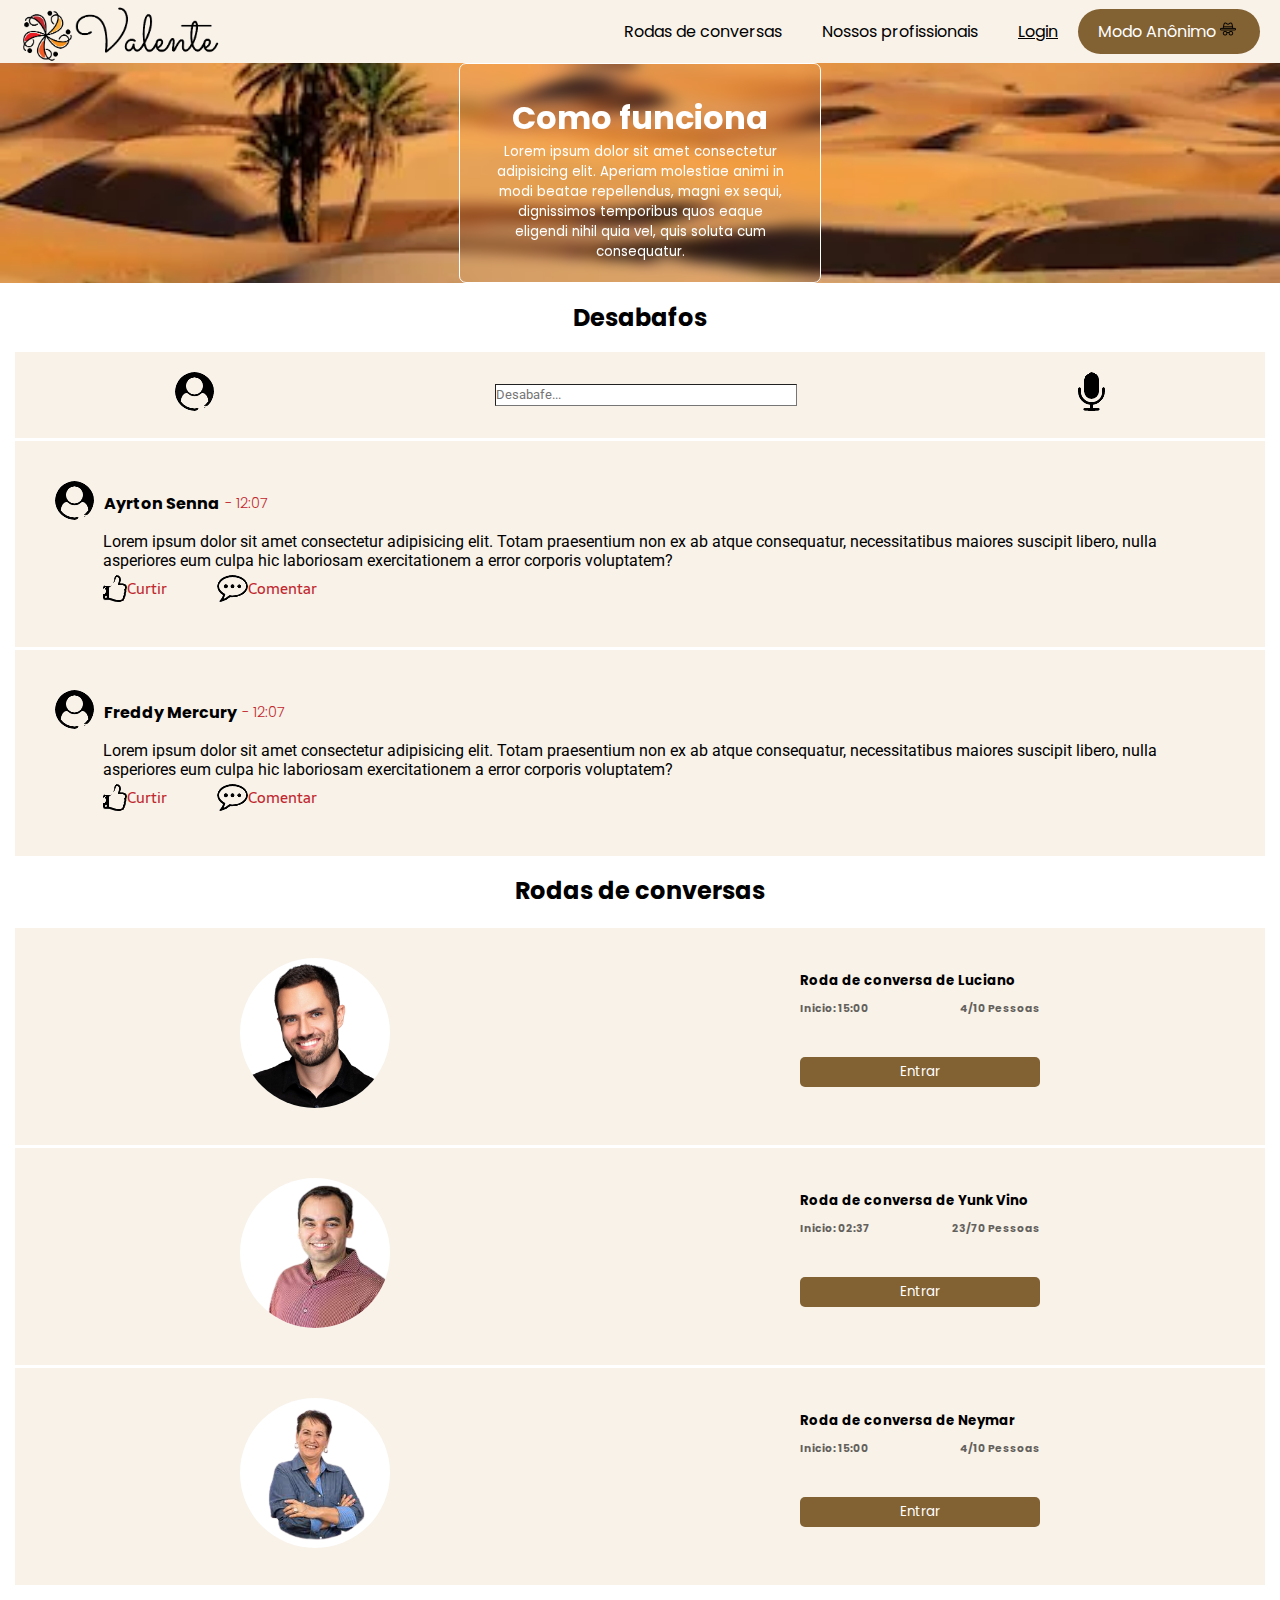
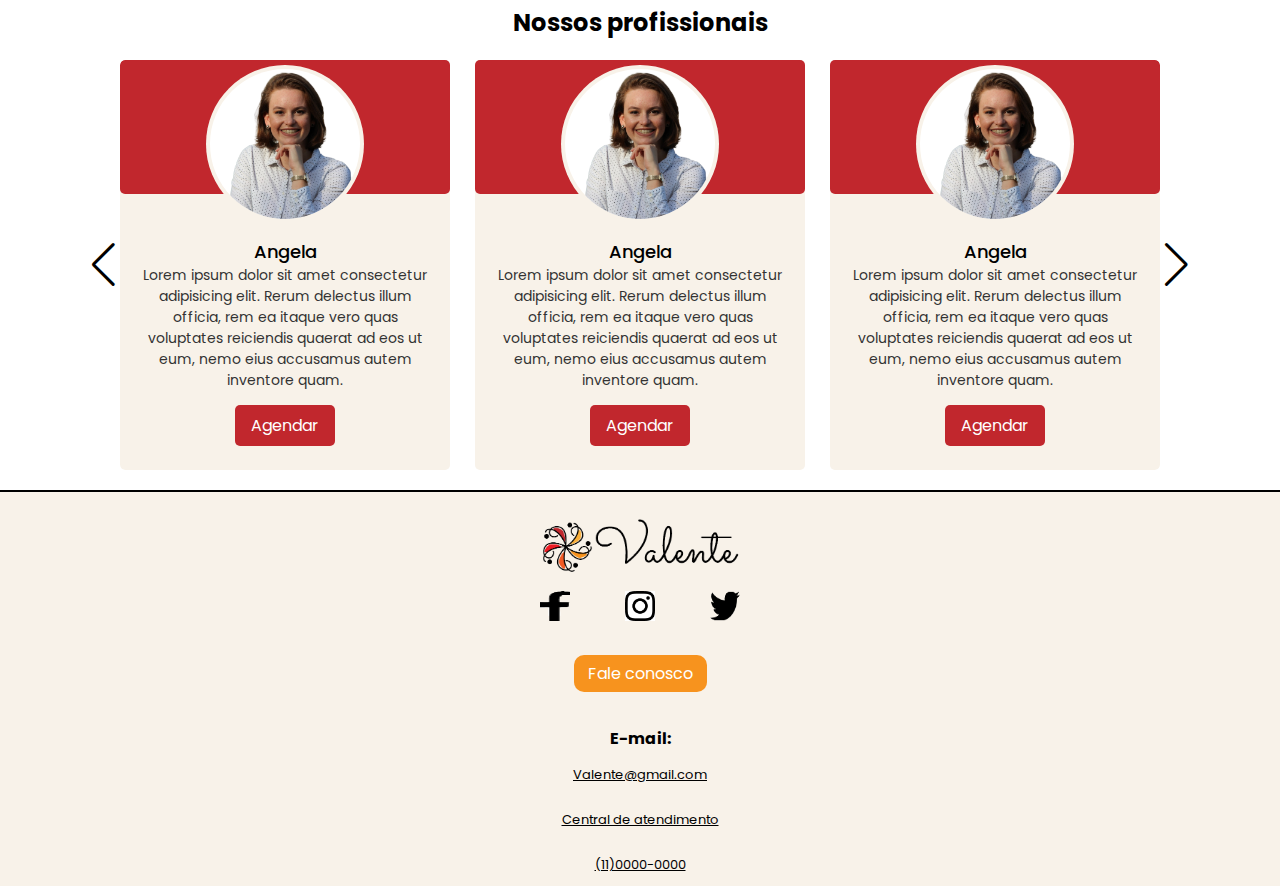
<file: index.html>
<!DOCTYPE html>
<html lang="PT-BR">
<head>
    <meta charset="UTF-8">
    <meta http-equiv="X-UA-Compatible" content="IE=edge">
    <meta name="viewport" content="width=device-width, initial-scale=1.0">
    <title>TCA</title>
    <link href="style.css" rel="stylesheet">  
    <link rel="stylesheet" href="https://cdnjs.cloudflare.com/ajax/libs/font-awesome/6.2.0/css/all.min.css" integrity="sha512-xh6O/CkQoPOWDdYTDqeRdPCVd1SpvCA9XXcUnZS2FmJNp1coAFzvtCN9BmamE+4aHK8yyUHUSCcJHgXloTyT2A==" crossorigin="anonymous" referrerpolicy="no-referrer" />
    <link rel="stylesheet" href="css/swiper-bundle.min.css">
</head>
<body>
    <header>
        <nav>
            <img class="logo" src="imgs/logo_deitado-removebg-preview.png">
                <button class="menu">&#9776;</button>
            <ul class="menu-mobile">
                <li><a>Rodas de conversas</a></li>
                <li><a>Nossos profissionais</a></li>
                <li><a href="login.html">Login</a></li>
                <li><a>Modo Anônimo <img class="" src="imgs/anonimo.png"></a></li>
            </ul>
        </nav>
    </header>
    <main>
        <section class="como-fun">
            <div class="como-content">
        <h1 class="como-fun-titulo">Como funciona</h1>
        <h5 class="como-fun-lorem">Lorem ipsum dolor sit amet consectetur adipisicing elit. Aperiam molestiae animi in modi beatae repellendus, magni ex sequi, dignissimos temporibus quos eaque eligendi nihil quia vel, quis soluta cum consequatur.</h5>
    </div>
</section>
    <h2 class="desabafos">Desabafos</h2>
    <div class="desabafar">
        <div class="user-avatar"><img src="imgs/image-removebg-preview (1).png"></div>
            <input class="desabafar-text" type="text" placeholder="Desabafe..."></input>
            <div class="microfone"><img src="imgs/image-removebg-preview (4).png"></div>
        </div>
        <div class="posts">
        
        <div class="post">
            
           <div class="post-user-info">
              <div class="user-avatar"><img src="imgs/image-removebg-preview (1).png"></div>
                <div class="user1">
                    <h4>Ayrton Senna</h4>
                <span class="hora-post">- 12:07</span>
            </div>
                </div> 
                <div class="post-content">
                
                <p class="post-text">Lorem ipsum dolor sit amet consectetur adipisicing elit. Totam praesentium non ex ab atque consequatur, necessitatibus maiores suscipit libero, nulla asperiores eum culpa hic laboriosam exercitationem a error corporis voluptatem?</p>
            </div>
            <div class="post-icons">
                <div class="like">
                <img src="imgs/image-removebg-preview (2).png">
                Curtir</div>
                <div class="comentar">
                <img src="imgs/image-removebg-preview (3).png">
                Comentar
                </div>
         </div>
        </div>
    </div>

    
    <div class="posts">
        <div class="post">
            
           <div class="post-user-info">
              <div class="user-avatar"><img src="imgs/image-removebg-preview (1).png"></div>
                <div class="user2">
                    <h4>Freddy Mercury</h4>
                <span class="hora-post">- 12:07</span>
            </div>
                </div> 
                <div class="post-content">
                
                <p class="post-text">Lorem ipsum dolor sit amet consectetur adipisicing elit. Totam praesentium non ex ab atque consequatur, necessitatibus maiores suscipit libero, nulla asperiores eum culpa hic laboriosam exercitationem a error corporis voluptatem?</p>
            </div>
            <div class="post-icons">
                <div class="like">
                    <img src="imgs/image-removebg-preview (2).png">
                    Curtir</div>
                    <div class="comentar">
                    <img src="imgs/image-removebg-preview (3).png">
                    Comentar
                    </div>
            </div>
        </div>
    </div>

    <h2 class="roda-conversa-titulo">Rodas de conversas</h2>
    <div class="roda-conversa">
        <div class="">
            <img class="roda-img" src="image-removebg-preview (13).png">
        </div>
        <div class="roda-content">
            <div class="roda-titulo">
                <h5>Roda de conversa de Luciano</h5>

            </div>
            <div class="roda-subtitulo">
                <h6>Inicio: 15:00</h6>
                <h6>4/10 Pessoas</h6>
            </div>
                <button class="roda-botao">Entrar</button>
        </div>
    </div>

    <div class="roda-conversa">
        <div class="">
            <img class="roda-img" src="image-removebg-preview (12).png">
        </div>
        <div class="roda-content">
            <div class="roda-titulo">
                <h5>Roda de conversa de Yunk Vino</h5>

            </div>
            <div class="roda-subtitulo">
                <h6>Inicio: 02:37</h6>
                <h6>23/70 Pessoas</h6>
            </div>
                <button class="roda-botao">Entrar</button>
        </div>
    </div>

    <div class="roda-conversa">
        <div class="">
            <img class="roda-img" src="image-removebg-preview (14).png">
        </div>
        <div class="roda-content">
            <div class="roda-titulo">
                <h5>Roda de conversa de Neymar</h5>

            </div>
            <div class="roda-subtitulo">
                <h6>Inicio: 15:00</h6>
                <h6>4/10 Pessoas</h6>
            </div>
                <button class="roda-botao">Entrar</button>
        </div>
    </div>

    <h2 class="pro-titulo">Nossos profissionais</h2>
     <section class="slider">
    <div class="slide-container swiper">
        <div class="slide-content">
            <div class="card-wrapper swiper-wrapper">
                <div class="card swiper-slide">
                    <div class="image-content">
                        <span class="overlay"></span>
                        
                        <div class="card-image">
                            <img src="image-removebg-preview (16).png" alt="" class="card-img">
                        </div>
                    </div>

                    <div class="card-content">
                        <div class="media-icons">
                            <i class="fa-brands fa-facebook"></i>
                            <i class="fa-brands fa-whatsapp"></i>
                            <i class="fa-brands fa-twitter"></i>
                         </div>
                        <h3 class="nome">Angela</h3>
                        <p class="descricao">Lorem ipsum dolor sit amet consectetur adipisicing elit. Rerum delectus illum officia, rem ea itaque vero quas voluptates reiciendis quaerat ad eos ut eum, nemo eius accusamus autem inventore quam.</p>
                        <button class="botao-card">Agendar</button>
                    </div>
                </div>

                <div class="card swiper-slide">
                    <div class="image-content">
                        <span class="overlay"></span>
                        
                        <div class="card-image">
                            <img src="image-removebg-preview (16).png" alt="" class="card-img">
                        </div>
                    </div>

                    <div class="card-content">
                        <div class="media-icons">
                            <i class="fa-brands fa-facebook"></i>
                            <i class="fa-brands fa-whatsapp"></i>
                            <i class="fa-brands fa-twitter"></i>
                         </div>
                        <h3 class="nome">Angela</h3>
                        <p class="descricao">Lorem ipsum dolor sit amet consectetur adipisicing elit. Rerum delectus illum officia, rem ea itaque vero quas voluptates reiciendis quaerat ad eos ut eum, nemo eius accusamus autem inventore quam.</p>
                        <button class="botao-card">Agendar</button>
                    </div>
                </div>

                <div class="card swiper-slide">
                    <div class="image-content">
                        <span class="overlay"></span>
                        
                        <div class="card-image">
                            <img src="image-removebg-preview (16).png" alt="" class="card-img">
                        </div>
                    </div>

                    <div class="card-content">
                        <div class="media-icons">
                            <i class="fa-brands fa-facebook"></i>
                            <i class="fa-brands fa-whatsapp"></i>
                            <i class="fa-brands fa-twitter"></i>
                         </div>
                        <h3 class="nome">Angela</h3>
                        <p class="descricao">Lorem ipsum dolor sit amet consectetur adipisicing elit. Rerum delectus illum officia, rem ea itaque vero quas voluptates reiciendis quaerat ad eos ut eum, nemo eius accusamus autem inventore quam.</p>
                        <button class="botao-card">Agendar</button>
                    </div>
                </div>

                <div class="card swiper-slide">
                    <div class="image-content">
                        <span class="overlay"></span>
                        
                        <div class="card-image">
                            <img src="image-removebg-preview (16).png" alt="" class="card-img">
                        </div>
                    </div>

                    <div class="card-content">
                        <div class="media-icons">
                            <i class="fa-brands fa-facebook"></i>
                            <i class="fa-brands fa-whatsapp"></i>
                            <i class="fa-brands fa-twitter"></i>
                         </div>
                        <h3 class="nome">Angela</h3>
                        <p class="descricao">Lorem ipsum dolor sit amet consectetur adipisicing elit. Rerum delectus illum officia, rem ea itaque vero quas voluptates reiciendis quaerat ad eos ut eum, nemo eius accusamus autem inventore quam.</p>
                        <button class="botao-card">Agendar</button>
                    </div>
                </div>

                <div class="card swiper-slide">
                    <div class="image-content">
                        <span class="overlay"></span>
                        
                        <div class="card-image">
                            <img src="image-removebg-preview (16).png" alt="" class="card-img">
                        </div>
                    </div>

                    <div class="card-content">
                        <div class="media-icons">
                            <i class="fa-brands fa-facebook"></i>
                            <i class="fa-brands fa-whatsapp"></i>
                            <i class="fa-brands fa-twitter"></i>
                         </div>
                        <h3 class="nome">Angela</h3>
                        <p class="descricao">Lorem ipsum dolor sit amet consectetur adipisicing elit. Rerum delectus illum officia, rem ea itaque vero quas voluptates reiciendis quaerat ad eos ut eum, nemo eius accusamus autem inventore quam.</p>
                        <button class="botao-card">Agendar</button>
                    </div>
                </div>

                <div class="card swiper-slide">
                    <div class="image-content">
                        <span class="overlay"></span>
                        
                        <div class="card-image">
                            <img src="image-removebg-preview (16).png" alt="" class="card-img">
                        </div>
                    </div>

                    <div class="card-content">
                        <div class="media-icons">
                            <i class="fa-brands fa-facebook"></i>
                            <i class="fa-brands fa-whatsapp"></i>
                            <i class="fa-brands fa-twitter"></i>
                         </div>
                        <h3 class="nome">Angela</h3>
                        <p class="descricao">Lorem ipsum dolor sit amet consectetur adipisicing elit. Rerum delectus illum officia, rem ea itaque vero quas voluptates reiciendis quaerat ad eos ut eum, nemo eius accusamus autem inventore quam.</p>
                        <button class="botao-card">Agendar</button>
                    </div>
                </div>

                <div class="card swiper-slide">
                    <div class="image-content">
                        <span class="overlay"></span>
                        
                        <div class="card-image">
                            <img src="image-removebg-preview (16).png" alt="" class="card-img">
                        </div>
                    </div>

                    <div class="card-content">
                        <div class="media-icons">
                            <i class="fa-brands fa-facebook"></i>
                            <i class="fa-brands fa-whatsapp"></i>
                            <i class="fa-brands fa-twitter"></i>
                         </div>
                        <h3 class="nome">Angela</h3>
                        <p class="descricao">Lorem ipsum dolor sit amet consectetur adipisicing elit. Rerum delectus illum officia, rem ea itaque vero quas voluptates reiciendis quaerat ad eos ut eum, nemo eius accusamus autem inventore quam.</p>
                        <button class="botao-card">Agendar</button>
                    </div>
                </div>

                <div class="card swiper-slide">
                    <div class="image-content">
                        <span class="overlay"></span>
                        
                        <div class="card-image">
                            <img src="image-removebg-preview (16).png" alt="" class="card-img">
                        </div>
                    </div>

                    <div class="card-content">
                        <div class="media-icons">
                            <i class="fa-brands fa-facebook"></i>
                            <i class="fa-brands fa-whatsapp"></i>
                            <i class="fa-brands fa-twitter"></i>
                         </div>
                        <h3 class="nome">Angela</h3>
                        <p class="descricao">Lorem ipsum dolor sit amet consectetur adipisicing elit. Rerum delectus illum officia, rem ea itaque vero quas voluptates reiciendis quaerat ad eos ut eum, nemo eius accusamus autem inventore quam.</p>
                        <button class="botao-card">Agendar</button>
                    </div>
                </div>

                <div class="card swiper-slide">
                    <div class="image-content">
                        <span class="overlay"></span>
                        
                        <div class="card-image">
                            <img src="image-removebg-preview (16).png" alt="" class="card-img">
                        </div>
                    </div>

                    <div class="card-content">
                        <div class="media-icons">
                            <i class="fa-brands fa-facebook"></i>
                            <i class="fa-brands fa-whatsapp"></i>
                            <i class="fa-brands fa-twitter"></i>
                         </div>
                        <h3 class="nome">Angela</h3>
                        <p class="descricao">Lorem ipsum dolor sit amet consectetur adipisicing elit. Rerum delectus illum officia, rem ea itaque vero quas voluptates reiciendis quaerat ad eos ut eum, nemo eius accusamus autem inventore quam.</p>
                        <button class="botao-card">Agendar</button>
                    </div>
                </div>
            </div>
        </div>

        <div class="swiper-button-next swiper-navBtn"></div>
      <div class="swiper-button-prev swiper-navBtn"></div>
      <div class="swiper-pagination"></div>
    </div>
</section>

    </main>
    <footer>
        <div class="fot-content">
            <div class="logo-fot">
                <img src="imgs/logo_deitado-removebg-preview.png">
            </div>
            <div class="medias-fot">
                <a><img src="imgs/image-removebg-preview (8).png"></a>
                <a><img src="imgs/image-removebg-preview (9).png"></a>
                <a><img src="imgs/image-removebg-preview (7).png"></a>
            </div>
            <div class="botao-fot">
                <button>Fale conosco</button>
            </div>
            <div class="fot-email">
                <h4>E-mail:</h4>
                <ul class="infos-fot">
                    <li><a href="#">Valente@gmail.com</a></li>
                    <li><a href="#">Central de atendimento</a></li>
                    <li><a href="#">(11)0000-0000</a></li>
                </ul>
            </div>        
        </div>
    </footer>
    
</body>
<script src="js/swiper-bundle.min.js"></script>
<script src="js/script.js"></script>
</html>
</file>
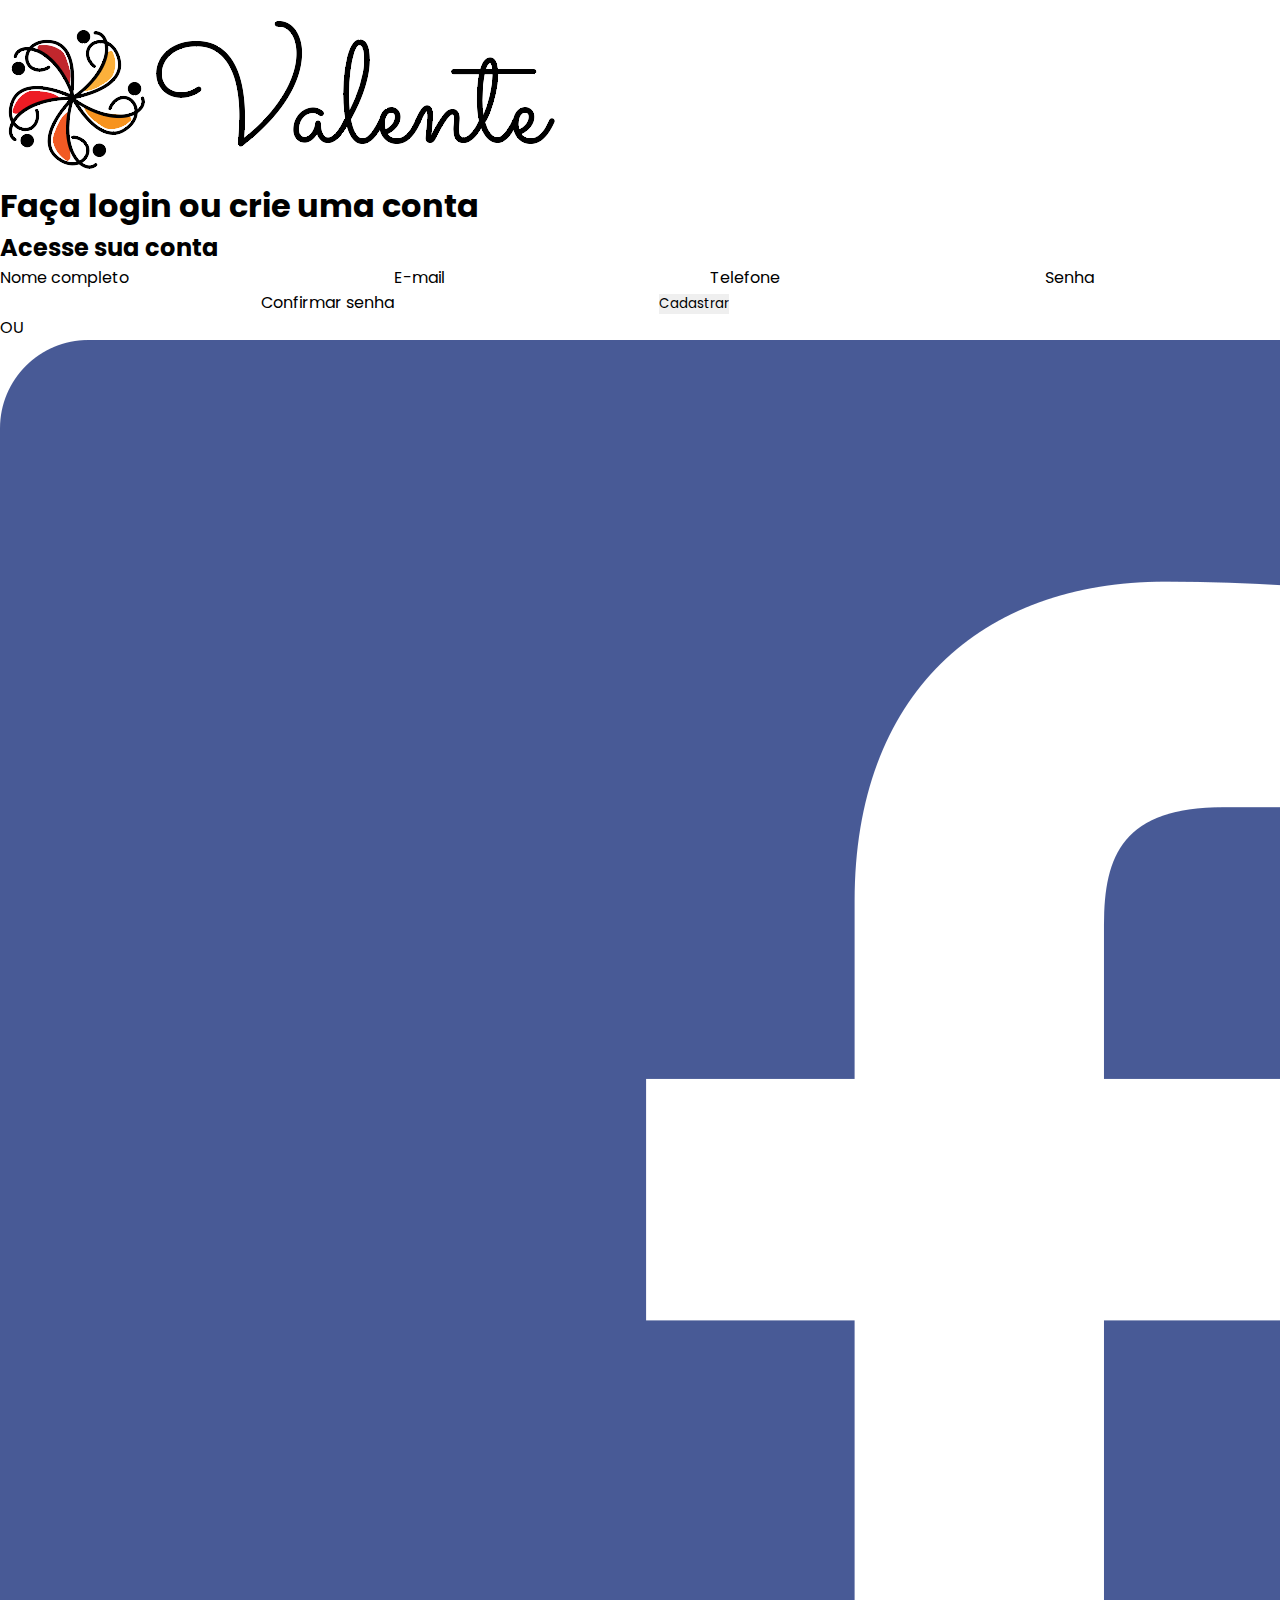
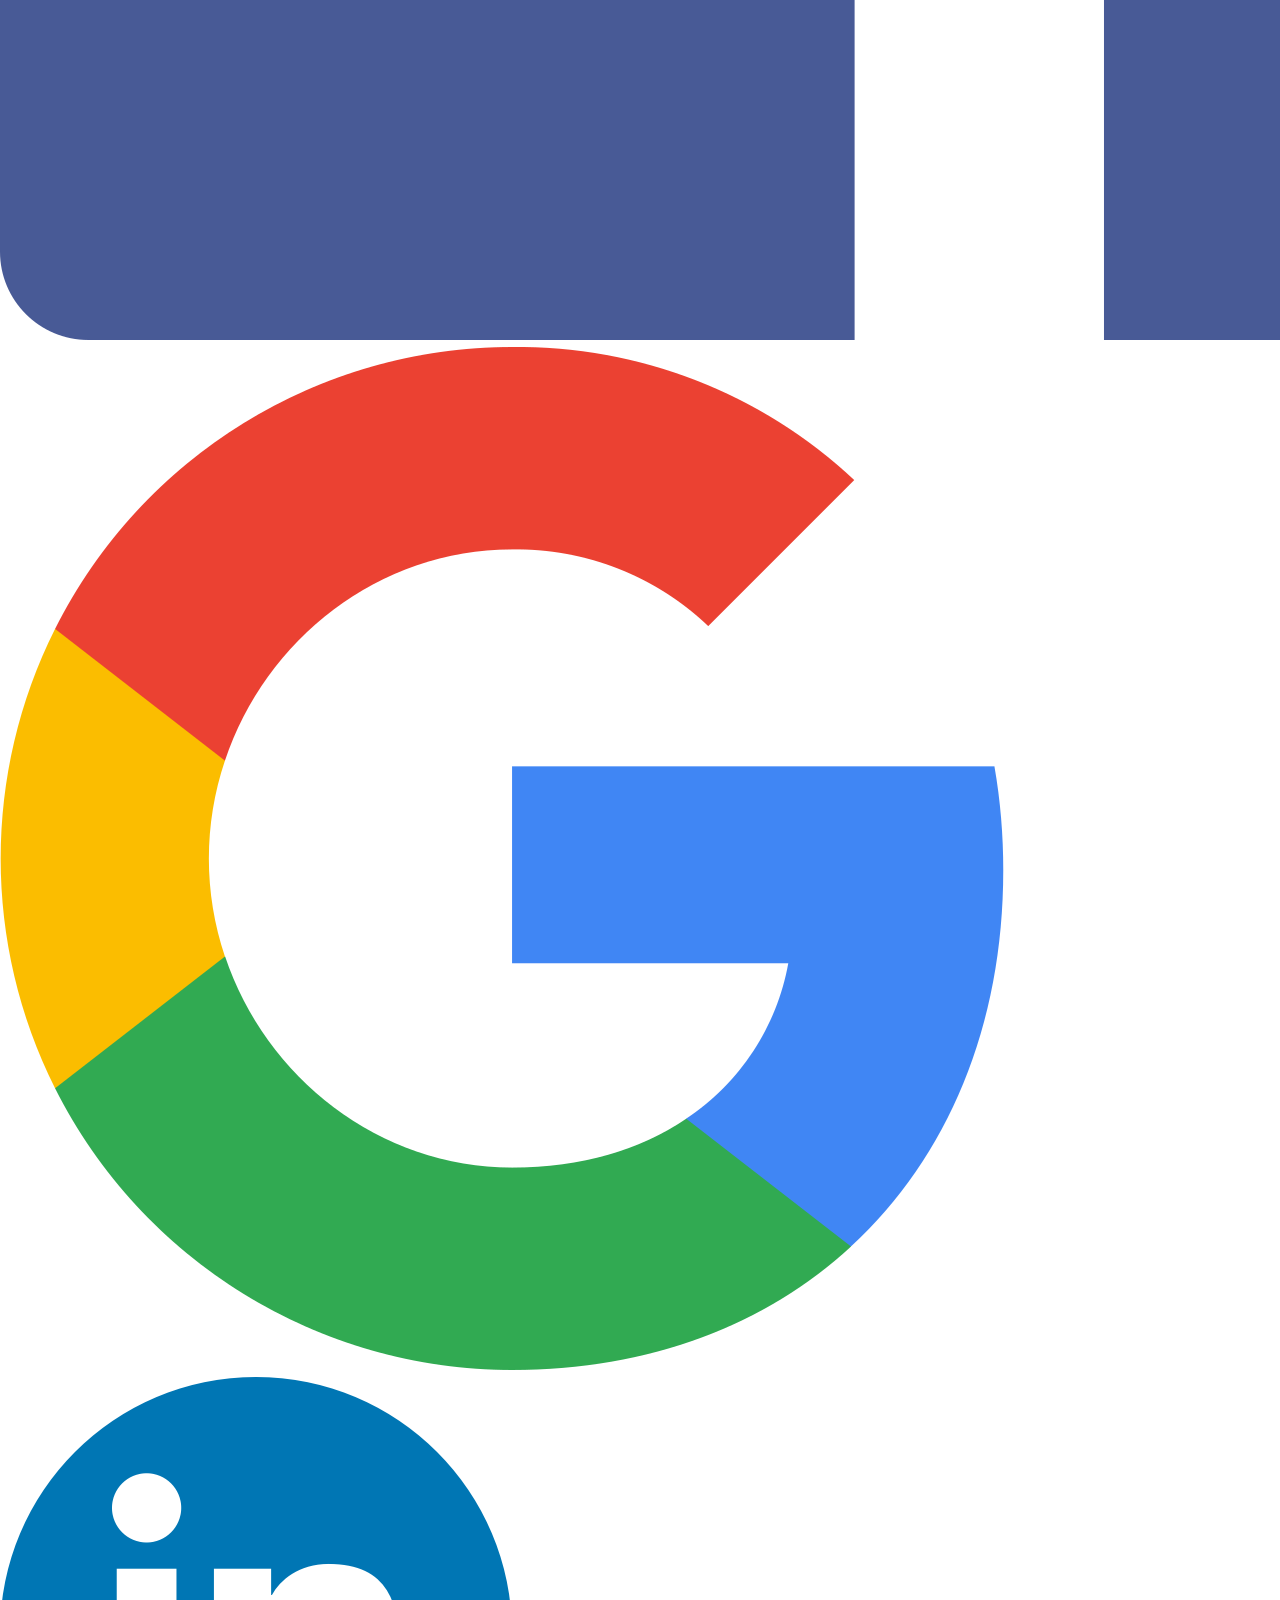
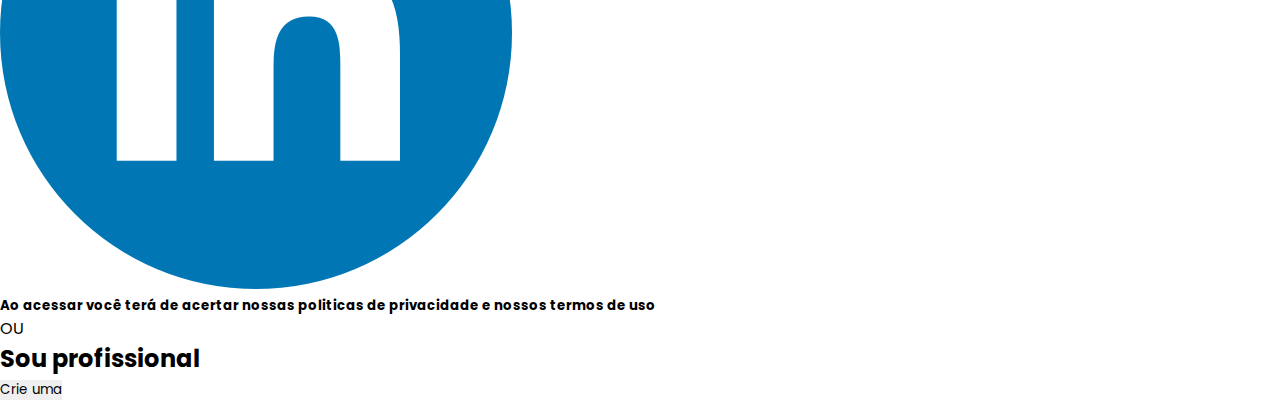
<file: cadastro.html>
<!DOCTYPE html>
<html lang="en">
<head>
    <meta charset="UTF-8">
    <meta http-equiv="X-UA-Compatible" content="IE=edge">
    <meta name="viewport" content="width=device-width, initial-scale=1.0">
    <title>Document</title>
    <link rel="stylesheet" href="cadastro.css">
</head>
<body>
    <main>
        <div class="logo">
        <img src="imgs/logo_deitado-removebg-preview.png">
        </div>
        <h1>Faça login ou crie uma conta</h1>
        <h2>Acesse sua conta</h2>
        
        <form action="">
            <label for="name">
                <span>Nome completo</span>
                <input type="text" id="name" name="name" >
            </label>
            <label for="email">
                <span>E-mail</span>
                <input type="email" id="email" name="email" >
            </label>
            <label for="tel">
                <span>Telefone</span>
                <input type="tel" id="tel" name="tel" >
            </label>
            <label for="password">
                <span>Senha</span>
                <input type="password" id="password" name="password" >
            </label>
            <label for="password">
                <span>Confirmar senha</span>
                <input type="password" id="password" name="password" >
            </label>
            <input type="submit" value="Cadastrar">
        </form>
        <div class="alternative">
            <span>OU</span>
        </div>
        
        <div class="social-medias">
            <a href="#">
                <img src="imagem/facebook.png">
            </a>
            <a href="#">
                <img src="imagem/google.png">
            </a>
            <a href="#">
                <img src="imagem/linkedin.png">
            </a>
        </div>
        <div><h5>Ao acessar você terá de acertar nossas politicas de privacidade e nossos termos de uso </h5></div>
        <div class="alternative">
            <span>OU</span>
        </div>
        <div class="conta-nova">
        <h2>Sou profissional</h2>
        <button>Crie uma</button>
        </div>
    </main>
    
</body>
</html>
</file>
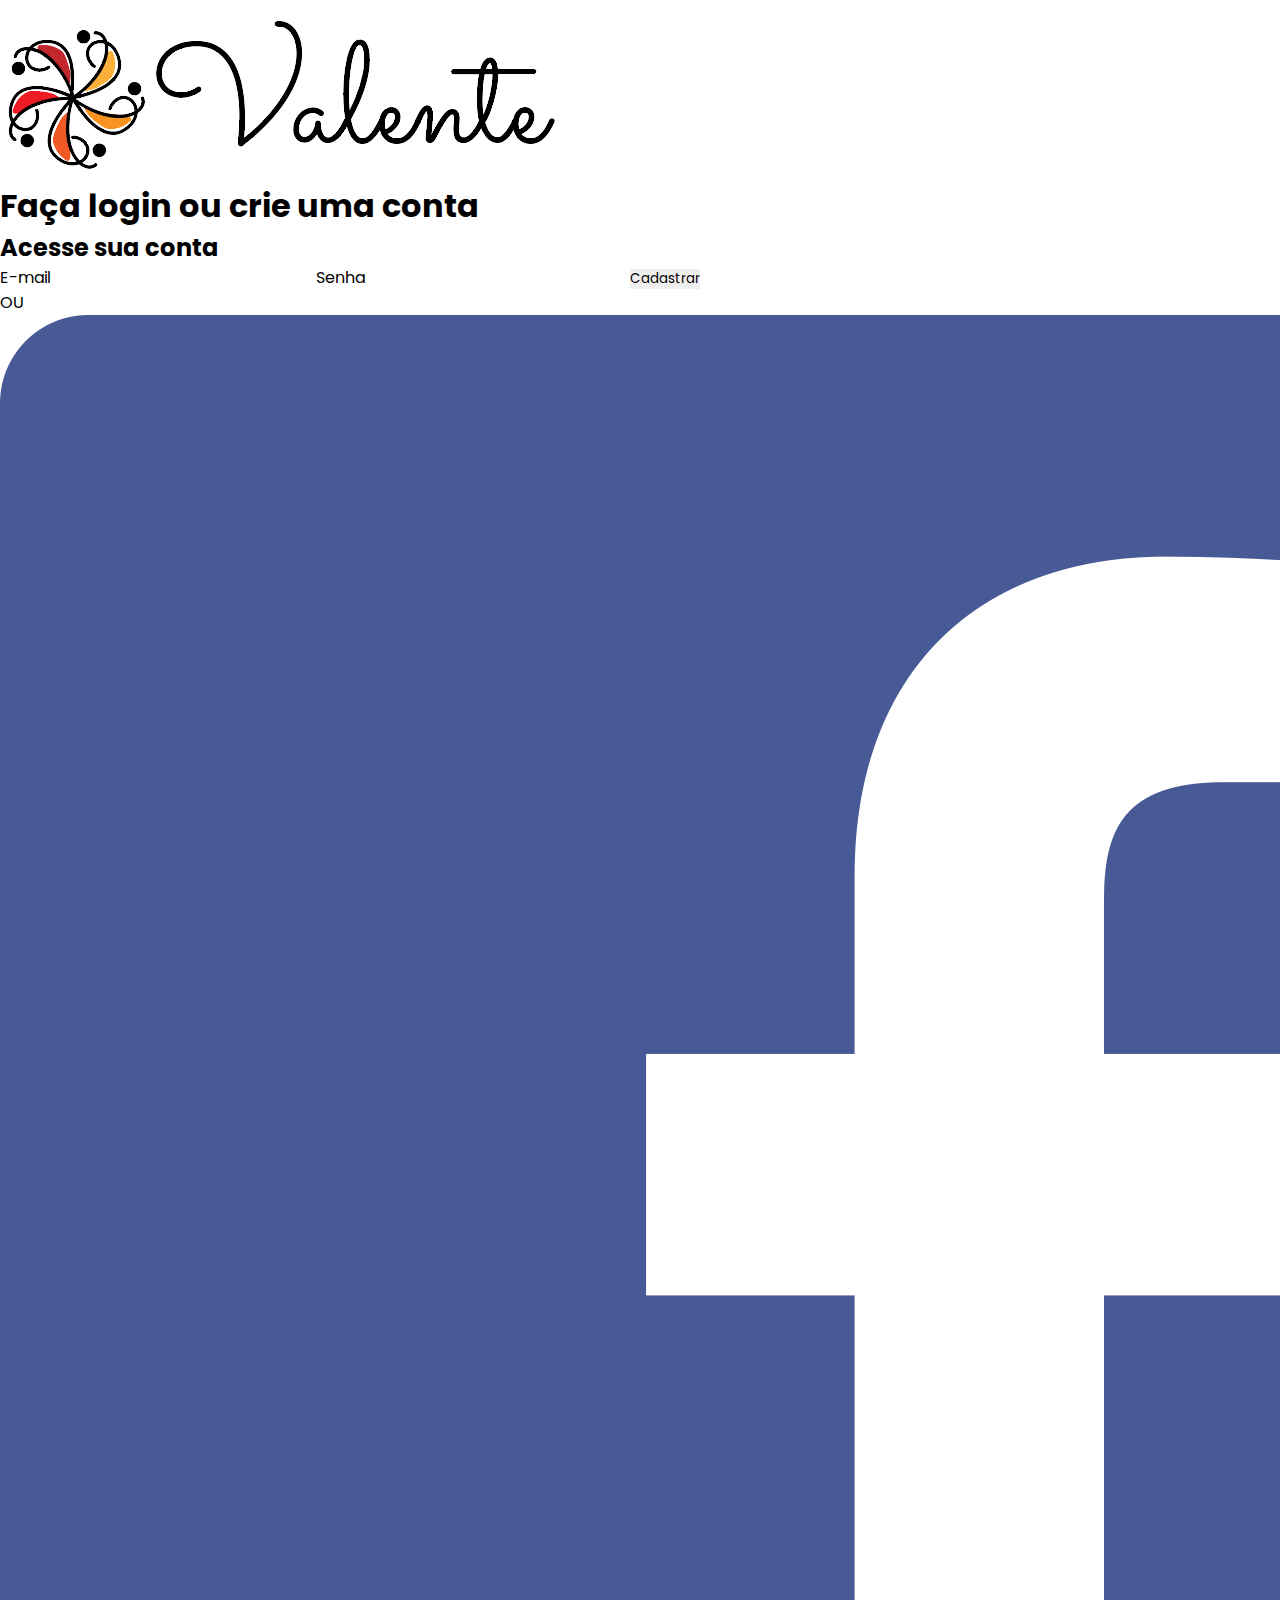
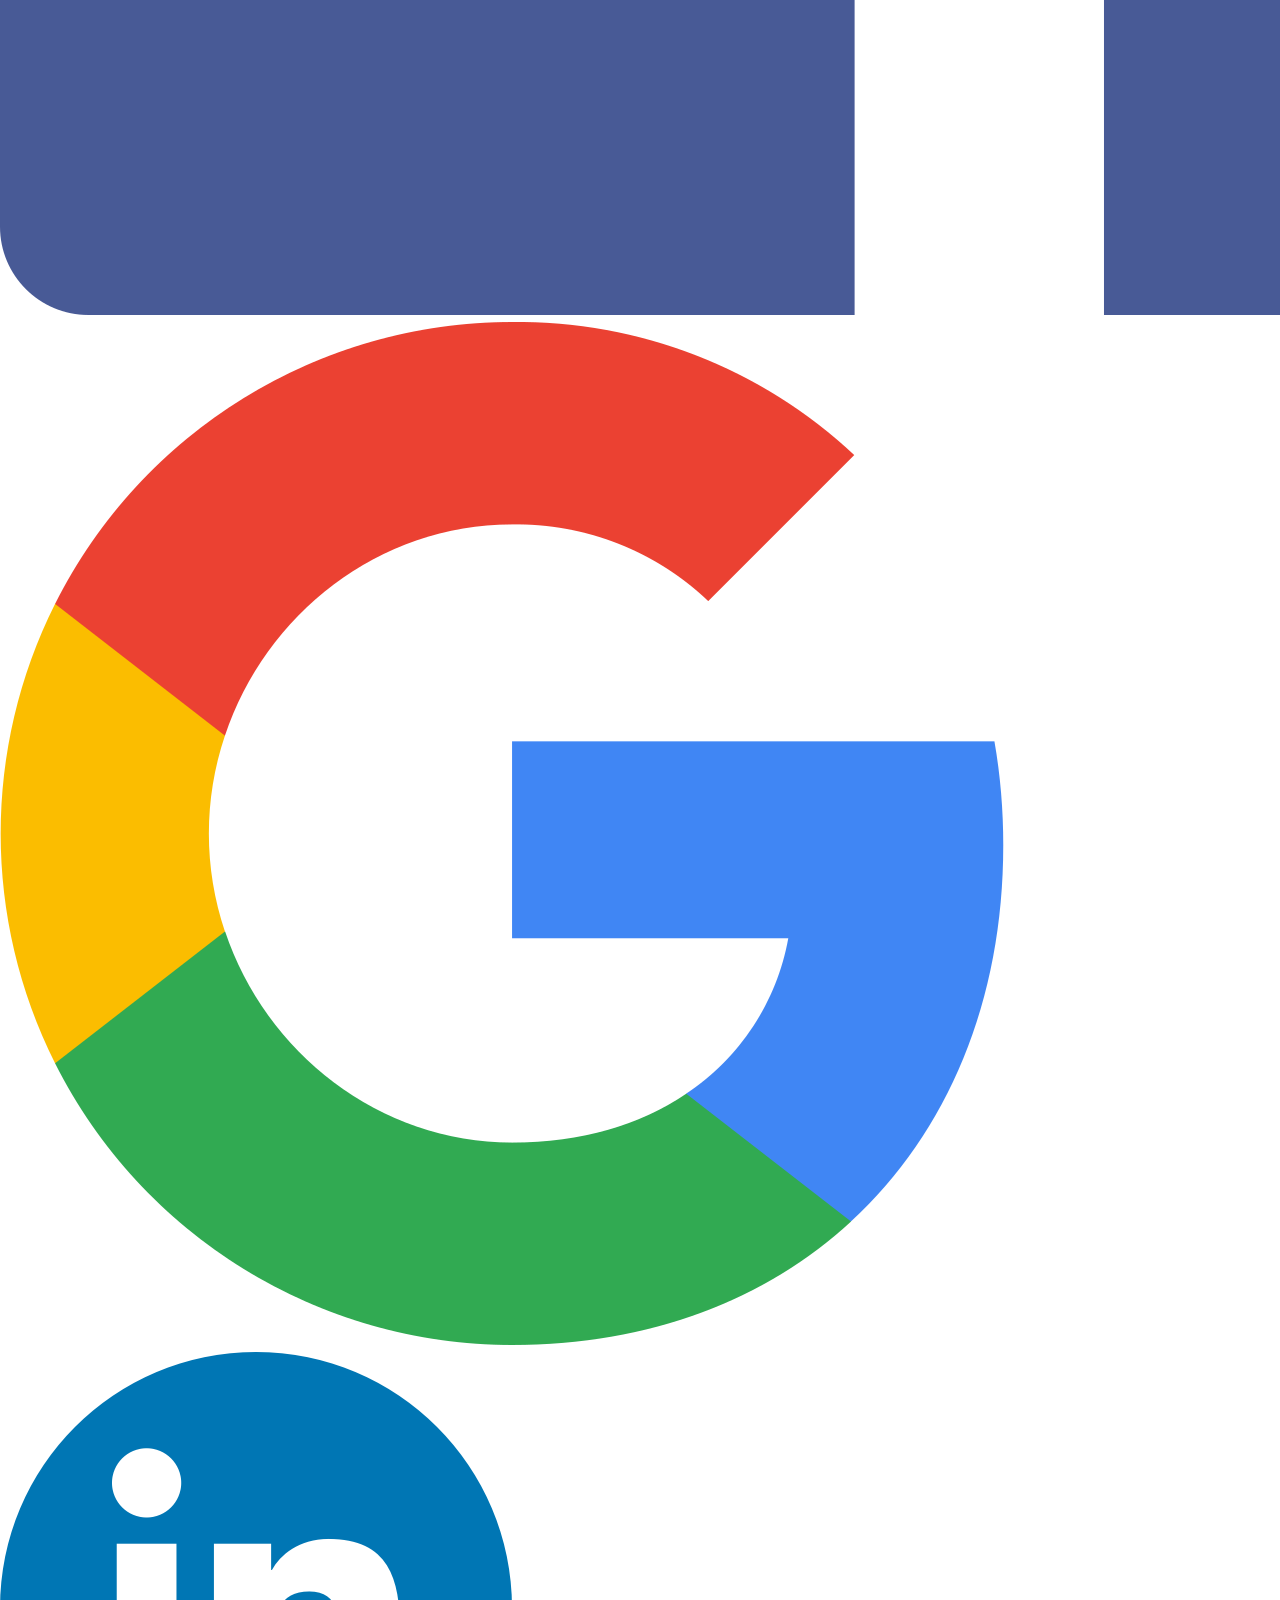
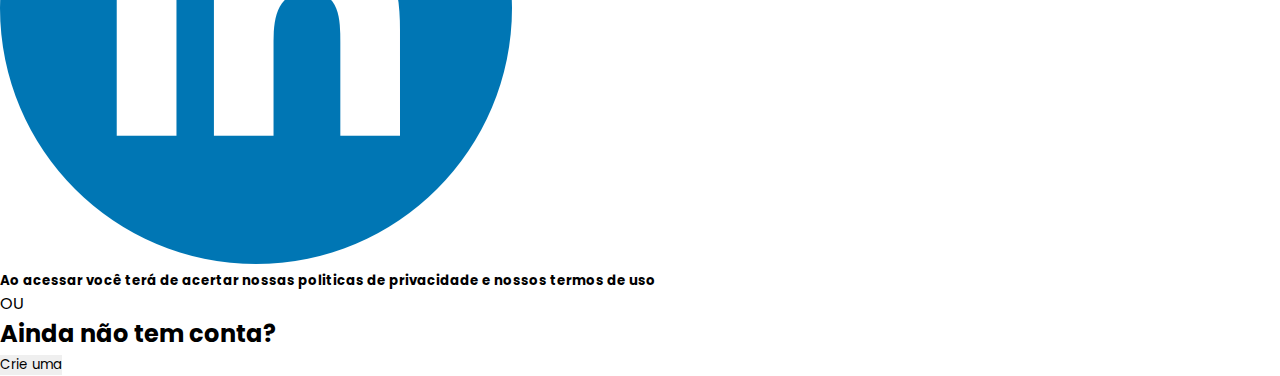
<file: login.html>
<!DOCTYPE html>
<html lang="en">
<head>
    <meta charset="UTF-8">
    <meta http-equiv="X-UA-Compatible" content="IE=edge">
    <meta name="viewport" content="width=device-width, initial-scale=1.0">
    <title>Document</title>
    <link rel="stylesheet" href="login.css">
</head>
<body>
    <main>
        <div class="logo">
        <img src="imgs/logo_deitado-removebg-preview.png">
        </div>
        <h1>Faça login ou crie uma conta</h1>
        <h2>Acesse sua conta</h2>
        
        <form action="">
    
            <label for="email">
                <span>E-mail</span>
                <input type="email" id="email" name="email" >
            </label>
            <label for="password">
                <span>Senha</span>
                <input type="password" id="password" name="password" >
            </label>
            <input type="submit" value="Cadastrar">
        </form>
        <div class="alternative">
            <span>OU</span>
        </div>
        
        <div class="social-medias">
            <a href="https://pt-br.facebook.com/login.php">
                <img src="imagem/facebook.png">
            </a>
            <a href="#">
                <img src="imagem/google.png">
            </a>
            <a href="#">
                <img src="imagem/linkedin.png">
            </a>
        </div>
        <div><h5>Ao acessar você terá de acertar nossas politicas de privacidade e nossos termos de uso </h5></div>
        <div class="alternative">
            <span>OU</span>
        </div>
        <div class="conta-nova">
        <h2>Ainda não tem conta?</h2>
        <a href="cadastro.html"><button>Crie uma</button></a>
        </div>
    </main>
    
</body>
</html>
</file>
<file: style.css>
@import url('https://fonts.googleapis.com/css2?family=Poppins:ital,wght@0,200;0,300;0,400;0,500;0,600;0,700;1,100;1,200;1,300;1,500;1,600&family=Righteous&family=Roboto:wght@100;300;400;500;700&family=Sarala:wght@700&display=swap');
*{
    margin: 0;
    padding: 0;
    
    font-family: 'Poppins', sans-serif;
    
}
.logo{
    width: 200px;
}
nav{
    background-color: #f8f2e9;
    padding: 0 20px;
    justify-content: space-between;
    align-items: center;
}
ul{
    list-style: none;
    padding: 0;
}
a{
    color: black;
}
nav, ul{
    display: flex;
    flex-direction: row;
}
li{
    padding: 10px 20px;
}
nav li:hover, button:hover{
    cursor: pointer;
    opacity: 0.7;
}
nav li:last-child{
    color: #fff;
    background-color: #7e5d2df8;
    border-radius: 30px;
    width: 142px;
}
nav ul li:last-child a{
    color: #fff;
}
nav button{
background: transparent;
border: none;
color: black;
font-size: 30px;
position: absolute;
right: 20px;
display: none;
}
.menu:focus ~ ul{
    height: 190px;
}

.img1{
    background-image: url(imagem/P.jpg);
    width: 480px;
    height: 200px;
}
.como-fun{
    background-image: url(imagem/k.webp);
    background-size:cover;
    background-repeat: no-repeat;
    background-position: center center;
    
    
    
    text-align: center;
    display: flex;

    flex-direction: column;
    animation: bgimage infinite 30s;
}


.como-content{
    display: flex;
    flex-direction: column;
    padding: 20px 30px;

    background-color: transparent;
    border: solid white 1px;
    border-radius: 7px;
    backdrop-filter: blur(7px);
    color: #fff;
    margin: auto auto;
}
.como-fun-lorem{
    display: flex;
    flex-wrap: wrap;
    text-align: center;
    width: 300px;
    margin: 0 auto;
    font-weight: 400;
}
.como-fun-titulo{
    padding-top: 10px;
}
.desabafos{
    padding: 17px;
    text-align: center;
}
.desabafar{
    margin: 0 15px;
    background-color: #f8f2e9;
    display: flex;
    flex-direction: row;
    align-items: center;
    
    padding: 20px;
    justify-content: space-around;
}
.desabafar-text{
    height: 20px;
    width: 300px;
    
    border-width: 1px;
    font-family: 'Roboto', sans-serif;
    font-weight: 400;
}
.posts{
    margin: 0 15px;
    padding: 40px;
    background-color: #f8f2e9;
    border-top: 3px solid white;
}
.post-user-info{
    align-items: center;
    gap: 10px;
    
    display: flex;
    flex-direction: row;
}
.user1, .user2{
    display: flex;
    align-items: center;
    gap: 5px;
}
.hora-post{
    color:#c1272d;
    font-weight: 300;
    font-size: 0.9rem;
}
span .hora-post{
    color: #c1272d;
}
.post-text{
    
    font-family: 'Roboto', sans-serif;
    margin: 5px 48px;
    font-weight: 400;
}
.post-icons{
    display: flex;
    gap: 50px;
    margin: 5px 48px;
}
.like, .comentar{
    font-size: 15px;
    
    
    color: #c1272d;
    
    display: flex;
    flex-direction: row;
    align-items: center;
    
    font-family: 'Sarala', sans-serif;
}
.like:hover, .comentar:hover{
    cursor: pointer;
    opacity: 0.7;
}
.roda-conversa-titulo{
    padding: 17px;
    text-align: center;
    font-family: 'Poppins', sans-serif;
    font-weight: 700;
}
.roda-conversa{
    margin: 0 15px;
    border-top: solid white 3px;
    background-color: #f8f2e9;
    padding: 30px;
    display: flex;
    justify-content: space-around;
    flex-direction: row;
    align-items: center;
    gap: 20px;
}
.roda-img{
    width: 150px;
    height: 150px;
    background-color: white;
    border-radius: 50%;
}

.roda-content{
    width: 240px;
    height: 130px;
    display: flex;
    flex-direction: column;
    
}
.roda-titulo{

    display: flex;
    align-items: center;
    
    padding: 0;
}
.roda-titulo h5{
    font-weight: 700;
}

.roda-subtitulo{
    padding-top:10px ;
    opacity: 0.6;
    justify-content: space-between;
    display: flex;
    flex-direction: row;
    
    
}
.roda-botao{
    margin-top: 40px;
    height: 30px;
    color: white;
    border-radius: 5px;
    border: none;
    background-color: #7e5d2df8;
}
.roda-botao:hover{
    cursor: pointer;
    opacity: 0.7;
}
.pro-titulo{
    text-align: center;
    padding: 20px;
    border-radius: 50%;
}

.slider{

    min-height: 400px;
    display: flex;
    align-items: center;
    justify-content: center
}

.slide-container{
    max-width: 1120px;
    width: 100%;
    padding: 20px 0;

}

.slide-content{
    overflow: hidden;
    border-radius: 5px;
    margin: 0 40px;
}

.card{
    border-radius: 5px;
    background-color: #f8f2e9;
}
.image-content, .card-content{
    display: flex;
    align-items: center;
    flex-direction: column;
    padding: 10px 14px;
}

.image-content{
    position: relative;
    row-gap: 5px;
    padding: 5px 0;
    
}

.overlay{
    position:absolute;
    left:0;
    top: 0;
    width: 100%;
    height: 80%;
    background-color: #c1272d;
    border-radius: 5px;
}


.card-image{
    position: relative;
    width: 150px;
    height: 150px;
    border-radius: 50%;
    
    background-color: #f8f2e9;
    padding: 4px;
}
.card-image .card-img{
    width: 100%;
    height: 100%;
    background-color: #fff;
    object-fit: cover;
    border-radius: 50%;
   
}

.nome{
    font-size: 18px;
    font-weight: 500;
    color: black;
}

.descricao{
    font-size: 14px;
    color: #333;
    text-align: center;
}
.botao-card{
    border: none;
    font-size: 16px;
    color: white;
    padding: 8px 16px;
    background-color: #c1272d;
    margin: 14px;
    border-radius: 5px;
    cursor: pointer;
    transition: all 0.3 ease;
}
.botao-card:hover{
    opacity: 0.9;
}

.card .media-icons{
    position: absolute;
    top: 10px;
    right: 20px;
    display: flex;
    flex-direction: column;
    align-items: center;
}
.card .media-icons i{
    color: #f8f2e9;
    margin-top: 10px;
    opacity: 0.6;
    transition: all 0.3s ease;
    cursor: pointer;   
}
.card .media-icons i:hover{
    opacity: 1;
}

.swiper-navBtn{
    color: #f8f2e9;
    transition: color 0.3s ease;
}
.swiper-navBtn:hover{
    color: #f8f2e9;
}
.swiper-navBtn::before, .swiper-navBtn::after{
    font-size: 180px;
}
.swiper-button-next{
    right: 0;
}
.swiper-button-prev{
    left: 0;
}
.swiper-pagination{
    position: absolute;
    bottom: 10px;
}

.swiper-button-next.swiper-navBtn::after{
    color: #000;
}
.swiper-button-prev.swiper-navBtn::after{
    color: #000;
}

.swiper-pagination{
    display: none;
}

footer{
    margin-top:20px ;
    background-color: #f8f2e9;
}

.logo-fot{
    padding-top:20px ;
    width: 200px;
}
.logo-fot img{
    width: 100%;
}
.fot-content{
    display: flex;
    justify-content: center;
    flex-direction: column;
    align-items: center;
    margin: 0 auto;
    border-top: solid 2px black;
}
.medias-fot{
    padding-top: 10px;
    width: 200px;
    display: flex;
    flex-direction: row;
    justify-content: space-between;
}
.medias-fot a{
    width: 30px;
    height: 30px;
}

.medias-fot a img{
    width: 100%;
    height: 100%;
}
.botao-fot{
    padding: 20px;
}

.botao-fot button{
    padding: 6px 14px;
    border: none;
    font-size: 16px;
    color: white;
    background-color: #f7931e;
    margin: 14px;
    border-radius: 10px;
    cursor: pointer;
    transition: all 0.3 ease;
}
.botao-fot:hover{
    opacity: 0.9;
}
.fot-email{
    display: flex;
    flex-direction: column;
    align-items: center;
    width: 200px;
    justify-items: center;
    text-align: center;
}
.infos-fot{
    width: 200px;
    display: flex;
    flex-direction: column;
    align-items: center;
}
.infos-fot a{
    font-size: 13px;
    text-align: center;
}





@media screen and (max-width:908px){
    nav,ul{
        flex-direction: column;
        
    }
    .menu-mobile{
        overflow: hidden;
        height: 0;
        margin: 0;
        flex-direction: column;
        align-items: center;
        text-align: center;
        transition: 0.5s;
        
    }
    nav{
        align-items: flex-start;
        padding: 0;
    }
    nav button{
        display: flex;
        position: absolute;
        right: 20px;
        top: 20px;
    }
    li, .menu-mobile{
        width: 100%;
    }
    .logo{
        margin: 10px;
       margin-left: 20px;
       margin-top: 10px;
    }
    .como-fun{
        background-image: url(imagem/k.webp);
        background-size:cover;
        background-repeat: no-repeat;
        background-position: center center;
        
        text-align: center;
        display: flex;
    
        flex-direction: column;
        animation: bgimage infinite 30s;
    }
    
    @keyframes bgimage{
    0%{
        background-image: url(imagem/i.webp);
    }
    25%{
        background-image: url(imagem/j.webp);
    }
    50%{
        background-image: url(imagem/k.webp);
    }
    75%{
        background-image: url(imagem/o.webp);
    }
    100%{
        background-image: url(imagem/OIP.jpg);
    }
}

.como-content{
    display: flex;
    flex-direction: column;
    
    background-color: transparent;
    border: solid white 1px;
    border-radius: 7px;
    backdrop-filter: blur(7px);
    color: #fff;
    margin: 20px auto;
}
    .como-fun-lorem{
        padding-bottom:10px;
        display: flex;
        flex-wrap: wrap;
        text-align: center;
        width: 300px;
        margin: 0 auto;
        font-weight: 400;
    }
    .como-fun-titulo{
        padding-top: 10px;
    }
    .desabafos{
        padding: 17px;
        text-align: center;
    }
    .desabafar{
        background-color: #f8f2e9;
        display: flex;
        flex-direction: row;
        align-items: center;
        gap: 10px;
        padding: 20px;
        justify-content: space-around;
    }
    .desabafar-text{
        height: 20px;
        width: 300px;
        
        border-width: 1px;
        font-family: 'Roboto', sans-serif;
        font-weight: 400;
    }
    .posts{
        padding: 40px;
        background-color: #f8f2e9;
        border-top: 3px solid white;
    }
    .post-user-info{
        
        align-items: center;
        gap: 10px;
        
        display: flex;
        flex-direction: row;
    }
    .user1, .user2{
        display: flex;
        align-items: center;
        gap: 5px;
    }
    .hora-post{
        color: #c1272d;
        font-weight: 300;
        font-size: 0.9rem;
    }
    .post-text{
        font-family: 'Roboto', sans-serif;
        margin-top: 5px;
        font-weight: 400;
    }
    .post-icons{
        
        margin: 15px 48px;
        display: flex;
        gap: 10px;
    }
    .like, .comentar{
        font-size: 13px;
        display: flex;
        flex-direction: row;
        align-items: center;
        gap: 9px;
        font-family: 'Sarala', sans-serif;
    }
    .post-icons .like img, .post-icons .comentar img{
        width: 18px;
    }
    .like:hover, .comentar:hover{
        cursor: pointer;
        opacity: 0.7;
    }
    .roda-conversa-titulo{
        padding: 10px;
        text-align: center;
        font-family: 'Poppins', sans-serif;
        font-weight: 700;
       
    }
    .roda-conversa-titulo h5{
        font-size: 19px;
    }
    .roda-conversa{
        background-color: #f8f2e9;
        padding: 30px;
        display: flex;
        flex-direction: row;
        align-items: center;
        gap: 20px;
    }
    .roda-img{
        width: 150px;
        height: 150px;
        background-color: white;
        border-radius: 50%;
    }
    
    .roda-content{
        width: 240px;
        height: 130px;
        display: flex;
        flex-direction: column;
        
    }
    .roda-titulo{
        margin-bottom: 10px;
        align-items: center;
        height: 30px;
        padding: 0;
        
    }
    
    .roda-subtitulo{
        padding-top:10px ;
        opacity: 0.6;
        justify-content: space-between;
        display: flex;
        flex-direction: row;
        
        
    }
    .roda-botao{
        margin-top: 40px;
        height: 30px;
        color: white;
        
        border: none;
        background-color: #f7931e;
    }
    .roda-botao:hover{
        cursor: pointer;
        opacity: 0.7;
    }
    .swiper-button-prev.swiper-navBtn::after, .swiper-button-next.swiper-navBtn::after {
        display: none;
    }
}
</file>
<file: cadastro.css>
@import url('https://fonts.googleapis.com/css2?family=Poppins:ital,wght@0,200;0,300;0,400;0,500;0,600;0,700;1,100;1,200;1,300;1,500;1,600&family=Righteous&family=Sarala:wght@700&display=swap');

*{
  padding: 0;
  margin: 0;
  border: 0;
  box-sizing: border-box;
  font-family: 'Poppins', sans-serif;
}
@media screen and (max-width:600px){
body{
    display: flex;
    background-color:aliceblue ;
    font-weight: 500;
    
}

main{
    
    background-color:#FFF8E9 ;
    width: 480px;
    
    display: flex;
    flex-direction: column;
    align-items: center;
    justify-content: center;
}

main h1{
    padding-top: 20px;
    color: black;
    font-size: 24px;
    font-weight: 500;
    margin-bottom: 1rem;
}

main h2{
    font-weight: 400;
    padding-top: 15px;
    color:#7e5d2df8;
    font-size: 22px;
    
}
main .social-medias{
    display: flex;
    align-items: center;
}

main.social-medias a{
    text-decoration: none;
}

main .social-medias img{
    width: 36px;
    margin-left: 3rem;
}
main .social-medias img:hover{
    opacity: 0.8;
}

main .social-medias a:first-child img{
    margin-left: 0;
}

main form{
    display: flex;
    flex-direction: column;
    align-items: center;
}

main form label{
    display: flex;
    flex-direction: column;
}
main form label span{
    font-size: 1.1rem;
    margin-top: 20px;
}

main form input{
    background: white;
    width: 300px;
    height: 40px;
    padding: 0 0.5rem;
    margin-top: 1rem;
    outline: #fff;
    font-size: 1rem;
    border-radius: 10px;
    border: 1px solid #7e5d2df8;
}

main form input[type="submit"]{
    cursor: pointer;
    width: 40%;
    margin-top: 2rem;
    border-radius: 30px;
    color: black;
    background-color: #7e5d2df8;
}
main form input[type="submit"]:hover{
    opacity: 0.8;
}

main .alternative{
    margin-top: 20px;
    margin-bottom: 15px;
}
main .alternative span{
    font-weight: 400;
    color: black;
    position: relative;
}
main .alternative span::before{
    position: absolute;
    content: '';
    height: 1px;
    bottom: 50%;
    width: 100px;
    background: black;
    right: 50px;

}
main .alternative span::after{
    left: 50px;
    position: absolute;
    content: '';
    height: 1px;
    bottom: 50%;
    width: 100px;
    background: black;
}
.hoteis{
    color: #FFF8E9;
    font-size: 3rem;
    padding-top: 15px;
}
.logo{
    width: 300px;
    margin: 20px auto;
}
.logo img{
    width: 100%;
}
main h5{
    font-weight: 500;
    padding-top: 10px;
    width: 300px;
    text-align: center;
}
.conta-nova{
    display: flex;
    flex-direction: column;
    align-items: center;
    justify-content: center;
}
.conta-nova button{
    cursor: pointer;
    width: 150px;
    height: 40px;
    margin-top: 10px;
    margin-bottom: 20px;
    border-radius: 30px;
    color: black;
    background-color: #7e5d2df8;
}
.conta-nova button:hover{
    opacity: 0.8;
}
}
</file>
<file: login.css>
@import url('https://fonts.googleapis.com/css2?family=Poppins:ital,wght@0,200;0,300;0,400;0,500;0,600;0,700;1,100;1,200;1,300;1,500;1,600&family=Righteous&family=Sarala:wght@700&display=swap');

*{
  padding: 0;
  margin: 0;
  border: 0;
  box-sizing: border-box;
  font-family: 'Poppins', sans-serif;
}
@media screen and (max-width:600px){
body{
    display: flex;
    background-color:aliceblue ;
    font-weight: 500;
    
}

main{
    
    background-color:#FFF8E9 ;
    width: 480px;
    
    display: flex;
    flex-direction: column;
    align-items: center;
    justify-content: center;
}

main h1{
    padding-top: 20px;
    color: black;
    font-size: 24px;
    font-weight: 500;
    margin-bottom: 1rem;
}

main h2{
    font-weight: 400;
    padding-top: 15px;
    color:#7e5d2df8;
    font-size: 22px;
    
}
main .social-medias{
    display: flex;
    align-items: center;
}

main.social-medias a{
    text-decoration: none;
}

main .social-medias img{
    width: 36px;
    margin-left: 3rem;
}
main .social-medias img:hover{
    opacity: 0.8;
}

main .social-medias a:first-child img{
    margin-left: 0;
}

main form{
    display: flex;
    flex-direction: column;
    align-items: center;
}

main form label{
    display: flex;
    flex-direction: column;
}
main form label span{
    font-size: 1.1rem;
    margin-top: 20px;
}

main form input{
    background: white;
    width: 300px;
    height: 40px;
    padding: 0 0.5rem;
    margin-top: 1rem;
    outline: #fff;
    font-size: 1rem;
    border-radius: 10px;
    border: 1px solid #7e5d2df8;
}

main form input[type="submit"]{
    cursor: pointer;
    width: 40%;
    margin-top: 2rem;
    border-radius: 30px;
    color: black;
    background-color: #7e5d2df8;
}
main form input[type="submit"]:hover{
    opacity: 0.8;
}

main .alternative{
    margin-top: 20px;
    margin-bottom: 15px;
}
main .alternative span{
    font-weight: 400;
    color: black;
    position: relative;
}
main .alternative span::before{
    position: absolute;
    content: '';
    height: 1px;
    bottom: 50%;
    width: 100px;
    background: black;
    right: 50px;

}
main .alternative span::after{
    left: 50px;
    position: absolute;
    content: '';
    height: 1px;
    bottom: 50%;
    width: 100px;
    background: black;
}
.hoteis{
    color: #FFF8E9;
    font-size: 3rem;
    padding-top: 15px;
}
.logo{
    width: 300px;
    margin: 20px auto;
}
.logo img{
    width: 100%;
}
main h5{
    font-weight: 500;
    padding-top: 10px;
    width: 300px;
    text-align: center;
}
.conta-nova{
    display: flex;
    flex-direction: column;
    align-items: center;
    justify-content: center;
}
.conta-nova button{
    cursor: pointer;
    width: 150px;
    height: 40px;
    margin-top: 10px;
    margin-bottom: 20px;
    border-radius: 30px;
    color: black;
    background-color: #7e5d2df8;
}
.conta-nova button:hover{
    opacity: 0.8;
}
}
</file>
